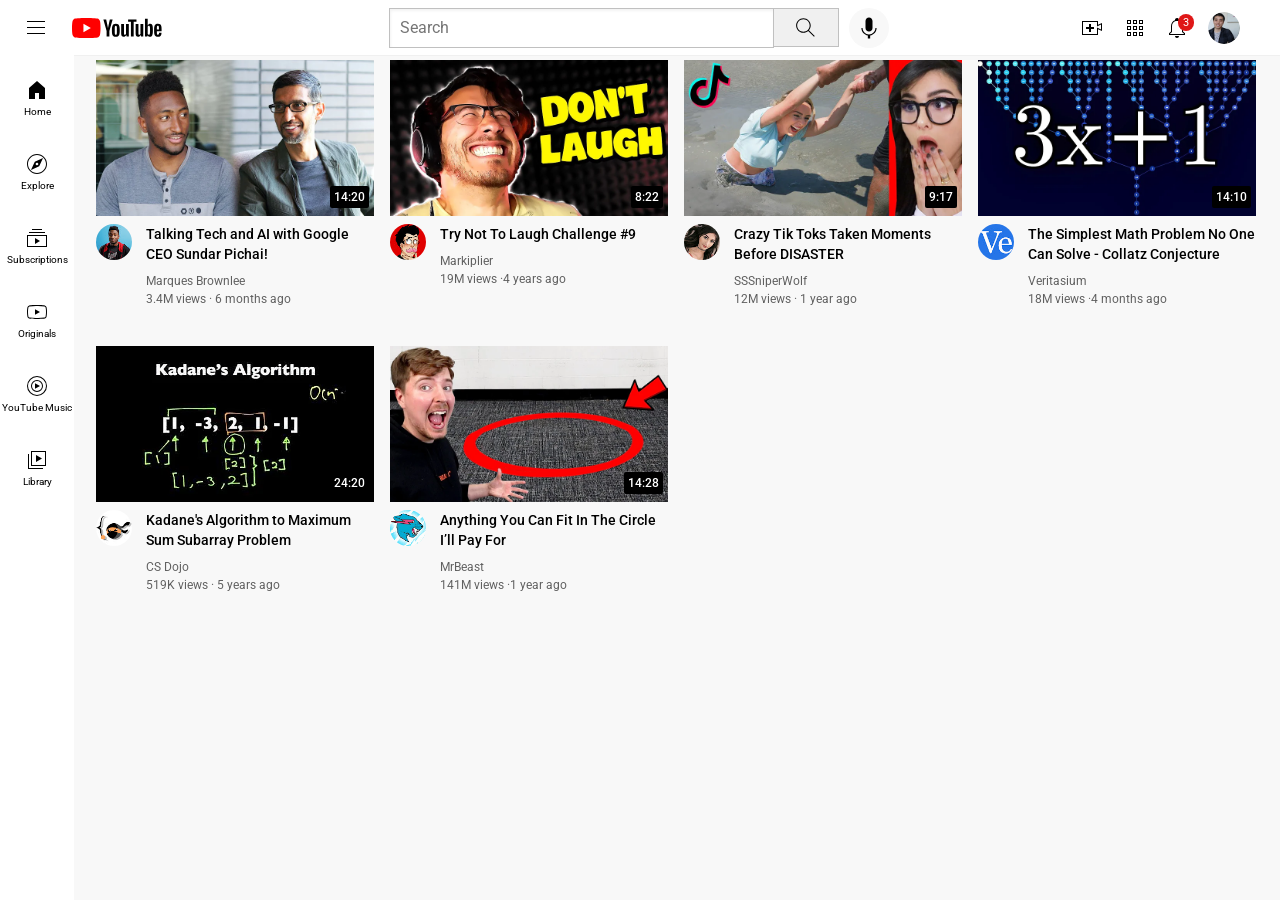
<file: index.html>
<!DOCTYPE html>
<html lang="en">

<head>
  <meta charset="UTF-8">
  <meta name="viewport" content="width=device-width, initial-scale=1.0">
  <title>Youtube </title>
  <link rel="preconnect" href="https://fonts.googleapis.com">
  <link rel="preconnect" href="https://fonts.gstatic.com" crossorigin>
  <link href="https://fonts.googleapis.com/css2?family=Roboto:ital,wght@0,100..900;1,100..900&display=swap"
    rel="stylesheet">
  <link rel="stylesheet" href="styles/general.css">
  <link rel="stylesheet" href="styles/header.css">
  <link rel="stylesheet" href="styles/video.css">
  <link rel="stylesheet" href="styles/sidebar.css">


</head>

<body>

  <div class="header">
    <div class="left-section">
      <img class="hamburger-menu" src="icons/hamburger-menu.svg">
      <img class="youtube-logo" src="icons/youtube-logo.svg">
    </div>
    <div class="middle-section">
      <input class="search-bar" type="text" placeholder="Search">
      <button class="search-button">
        <img class="search-icon" src="icons/search.svg">
        <div class="tooltip"> Search</div>
      </button>
      <button class="voice-search-button">
        <img src="icons/voice-search-icon.svg">
        <div class="tooltip"> Search with your voice</div>
      </button>
    </div>
    <div class="right-section">
      <div class="upload-icon-container">
        <img class="upload-icon" src="icons/upload.svg">
        <div class="tooltip"> Create</div>
      </div>
      <div class="youtube-apps-icon-container">
        <img class="youtube-apps-icon" src="icons/youtube-apps.svg">
        <div class="tooltip"> Youtube Apps</div>
      </div>
      <div class="notifications-icon-container">
        <img class="notifications-icon" src="icons/notifications.svg">
        <div class="tooltip"> Notifications</div>
        <div class="notifications-count">3</div>
      </div>

      <img class="current-channel-picture" src="channelpictures/my-channel.jpeg">
    </div>
  </div>

  <div class="sidebar">

    <div class="sidebar-link">
      <img src="icons/home.svg ">
      <div>Home</div>
    </div>
    <div class="sidebar-link">
      <img src="icons/explore.svg">
      <div>Explore</div>
    </div>
    <div class="sidebar-link">
      <img src="icons/subscriptions.svg">
      <div>Subscriptions</div>
    </div>
    <div class="sidebar-link">
      <img src="icons/originals.svg">
      <div>Originals</div>
    </div>
    <div class="sidebar-link">
      <img src="icons/youtube-music.svg">
      <div>YouTube Music</div>
    </div>
    <div class="sidebar-link">
      <img src="icons/library.svg">
      <div> Library</div>
    </div>

  </div>

  <div class="video-grid">

    <div class="video-preview">
      <div class="thumbnail-row">
        <img class="thumbnail" src="thumbnails/thumbnail-1.webp">
        <div class="video-time">14:20</div>
      </div>
      <div class="video-details-grid">
        <div class="channel-picture">
          <img class="profile-picture" src="channelpictures/channel-1.jpeg">
        </div>
        <div class="video-details">
          <p class="video-title">Talking Tech and AI with Google CEO Sundar Pichai!</p>
          <p class="video-author">Marques Brownlee</p>
          <p class="video-stats">3.4M views &middot; 6 months ago</p>
        </div>
      </div>
    </div>

    <div class="video-preview">
      <div class="thumbnail-row">
        <img class="thumbnail" src="thumbnails/thumbnail-2.webp">
        <div class="video-time">8:22</div>
      </div>
      <div class="video-details-grid">
        <div class="channel-picture">
          <img class="profile-picture" src="channelpictures/channel-2.jpeg">

        </div>
        <div class="video-details">
          <p class="video-title">Try Not To Laugh Challenge #9</p>
          <p class="video-author">Markiplier</p>
          <p class="video-stats">19M views &middot;4 years ago</p>
        </div>
      </div>
    </div>

    <div class="video-preview">
      <div class="thumbnail-row">
        <img class="thumbnail" src="thumbnails/thumbnail-3.webp">
        <div class="video-time">9:17</div>
      </div>
      <div class="video-details-grid">
        <div class="channel-picture">
          <img class="profile-picture" src="channelpictures/channel-3.jpeg">
        </div>
        <div class="video-details">
          <p class="video-title">Crazy Tik Toks Taken Moments Before DISASTER</p>
          <p class="video-author">SSSniperWolf</p>
          <p class="video-stats">12M views &middot; 1 year ago</p>
        </div>
      </div>
    </div>

    <div class="video-preview">
      <div class="thumbnail-row">
        <img class="thumbnail" src="thumbnails/thumbnail-4.webp">
        <div class="video-time">14:10</div>
      </div>
      <div class="video-details-grid">
        <div class="channel-picture">
          <img class="profile-picture" src="channelpictures/channel-4.jpeg">

        </div>
        <div class="video-details">
          <p class="video-title">The Simplest Math Problem No One Can Solve - Collatz Conjecture</p>
          <p class="video-author">Veritasium</p>
          <p class="video-stats">18M views &middot;4 months ago</p>
        </div>
      </div>
    </div>

    <div class="video-preview">
      <div class="thumbnail-row">
        <img class="thumbnail" src="thumbnails/thumbnail-5.webp">
        <div class="video-time">24:20</div>
      </div>
      <div class="video-details-grid">
        <div class="channel-picture">
          <img class="profile-picture" src="channelpictures/channel-5.jpeg">
        </div>
        <div class="video-details">
          <p class="video-title">Kadane's Algorithm to Maximum Sum Subarray Problem</p>
          <p class="video-author">CS Dojo</p>
          <p class="video-stats">519K views &middot; 5 years ago</p>
        </div>
      </div>
    </div>

    <div class="video-preview">
      <div class="thumbnail-row">
        <img class="thumbnail" src="thumbnails/thumbnail-6.webp">
        <div class="video-time">14:28</div>
      </div>
      <div class="video-details-grid">
        <div class="channel-picture">
          <img class="profile-picture" src="channelpictures/channel-6.jpeg">

        </div>
        <div class="video-details">
          <p class="video-title">Anything You Can Fit In The Circle I’ll Pay For</p>
          <p class="video-author">MrBeast</p>
          <p class="video-stats">141M views &middot;1 year ago</p>
        </div>
      </div>
    </div>

  </div>
</body>

</html>
</file>
<file: styles/general.css>
p{ 
  font-family: Roboto,Arial;
  margin-top:0;
  margin-bottom: 0;
 }
body{
  height: 300px;
  margin: 0;
  padding-top: 60px;
  padding-left: 96px;
  padding-right: 24px;
  background-color: rgb(248, 248, 248 );
}
</file>
<file: styles/header.css>
.header {
  height: 55px;
  display: flex;
  flex-direction: row;
  justify-content: space-between;
  position: fixed;
  top: 0;
  left: 0;
  right: 0;
  background-color: white;
  border-bottom-width: 1px;
  border-bottom-style: solid;
  border-bottom-color: rgb(240, 240, 240);
  z-index: 100;
}

.left-section {
  display: flex;
  align-items: center;

}

.hamburger-menu {
  height: 24px;
  margin-left: 24px;
  margin-right: 24px;

}

.youtube-logo {
  height: 20px;

}

.middle-section {

  flex: 1;
  margin-left: 70px;
  margin-right: 35px;
  max-width: 500px;
  display: flex;
  align-items: center;


}

.search-bar {
  flex: 1;
  height: 36px;
  padding-left: 10px;
  font-size: 16px;
  border-width: 1px;
  border-style: solid;
  border-color: rgb(192, 192, 192);
  border-radius: 2 px;
  box-shadow: inset 1px 2px 3px rgba(0, 0, 0, 0.05);
  width: 0;

}

.search-bar::placeholder {
  font-family: Roboto, Arial;
  font-size: 16px;
}

.search-button {
  height: 39px;
  width: 66px;
  background-color: rgb(240, 240, 240);
  border-width: 1px;
  border-style: solid;
  border-color: rgb(192, 192, 192);
  margin-left: -1px;
  margin-right: 10px;


}

.search-button,
.voice-search-button,
.upload-icon-container,
.youtube-apps-icon-container,
.notifications-icon-container {
  position: relative;
  display: flex;
  justify-content: center;
  align-items: center;
}

.search-button .tooltip,
.voice-search-button .tooltip,
.upload-icon-container .tooltip,
.youtube-apps-icon-container .tooltip,
.notifications-icon-container .tooltip {
  font-family: Roboto, Arial;
  position: absolute;
  background-color: rgb(84, 84, 84);
  color: white;
  padding: 8px 12px;
  border-radius: 4px;
  font-size: 14px; 
  text-align: center;
  bottom: -40px; 
  opacity: 0;
  transition: opacity 0.15s;
  pointer-events: none;
  white-space: nowrap;

  display: flex;
  justify-content: center;
  align-items: center;
}

.search-button:hover .tooltip,
.voice-search-button:hover .tooltip,
.upload-icon-container:hover .tooltip,
.youtube-apps-icon-container:hover .tooltip,
.notifications-icon-container:hover .tooltip {
  opacity: 1;

}


.search-icon {
  height: 25px;

}

.voice-search-button {
  height: 40px;
  width: 40px;
  border-radius: 20px;
  border: none;
  background-color: rgb(248, 248, 248);
}

.voice-search-icon {
  height: 24px;

}

.right-section {
  width: 180px;
  display: flex;
  align-items: center;
  justify-content: space-between;
  margin-right: 20px;
  flex-shrink: 0;
}

.upload-icon {
  height: 24px;
}

.youtube-apps-icon {
  height: 24px;
}

.notifications-icon {
  height: 24px;
}

.notifications-icon-container {
  position: relative;

}

.notifications-count {
  position: absolute;
  right: -5px;
  top: -2px;
  background-color: rgb(223, 23, 23);
  font-family: Roboto, Arial;
  color: white;
  font-size: 11px;
  padding-bottom: 2px;
  padding-top: 2px;
  padding-left: 5px;
  padding-right: 5px;
  border-radius: 10px;
}

.current-channel-picture {
  height: 32px;
  border-radius: 16px;
  margin-right: 20px;
}
</file>
<file: styles/video.css>
.thumbnail {
  width: 100%;
  display: block;
}

.video-title {
  margin-top: 0;
  margin-bottom: 10px;
  font-size: 14px;
  font-weight: 500;
  line-height: 20px;
}

.video-author,
.video-stats {
  font-size: 12px;
  color: rgb(96, 96, 96);

}

.video-author {
  margin-bottom: 4px;
}

.video-details-grid {
  display: grid;
  grid-template-columns: 50px 1fr;
}

.profile-picture {
  width: 36px;
  border-radius: 50px;
}

.thumbnail-row {
  margin-bottom: 8px;
  position: relative;
}

.video-grid {
  display: grid;
  grid-template-columns: 1fr 1fr 1fr;
  height: 200px;
  column-gap: 16px;
  row-gap: 40px;
}

@media(max-width: 850px) {
  .video-grid {
    grid-template-columns: 1fr 1fr;
  }
}

@media(min-width:1100px) {
  .video-grid {
    grid-template-columns: 1fr 1fr 1fr 1fr;
  }
}

@media(min-width: 851px) and (max-width: 1099px) {
  .video-grid {
    grid-template-columns: 1fr 1fr 1fr;
  }
}

.video-time {
  font-family: Roboto, Arial;
  font-size: 12px;
  font-weight: 500;
  background-color: black;
  color: white;
  position: absolute;
  right: 5px;
  bottom: 8px;
  padding: 4px;
  border-radius: 2px;
}
</file>
<file: styles/sidebar.css>
.sidebar{
  position: fixed;
  left:0;
  bottom: 0;
  top: 55px;
  background-color: white;
  width: 74px;
  z-index: 200;
  padding-top: 5px;
}
.sidebar-link{
  display: flex;
  flex-direction: column;
  justify-content:center ;
  align-items: center;
  height: 74px;
  cursor:pointer;
}
.sidebar-link:hover{
  background-color: rgb(234,234,234);
}
.sidebar-link img{
  height: 24px;
  margin-bottom: 4px;
}
.sidebar-link div{
  font-family: Roboto,Arial;
  font-size: 10px;
}
</file>
